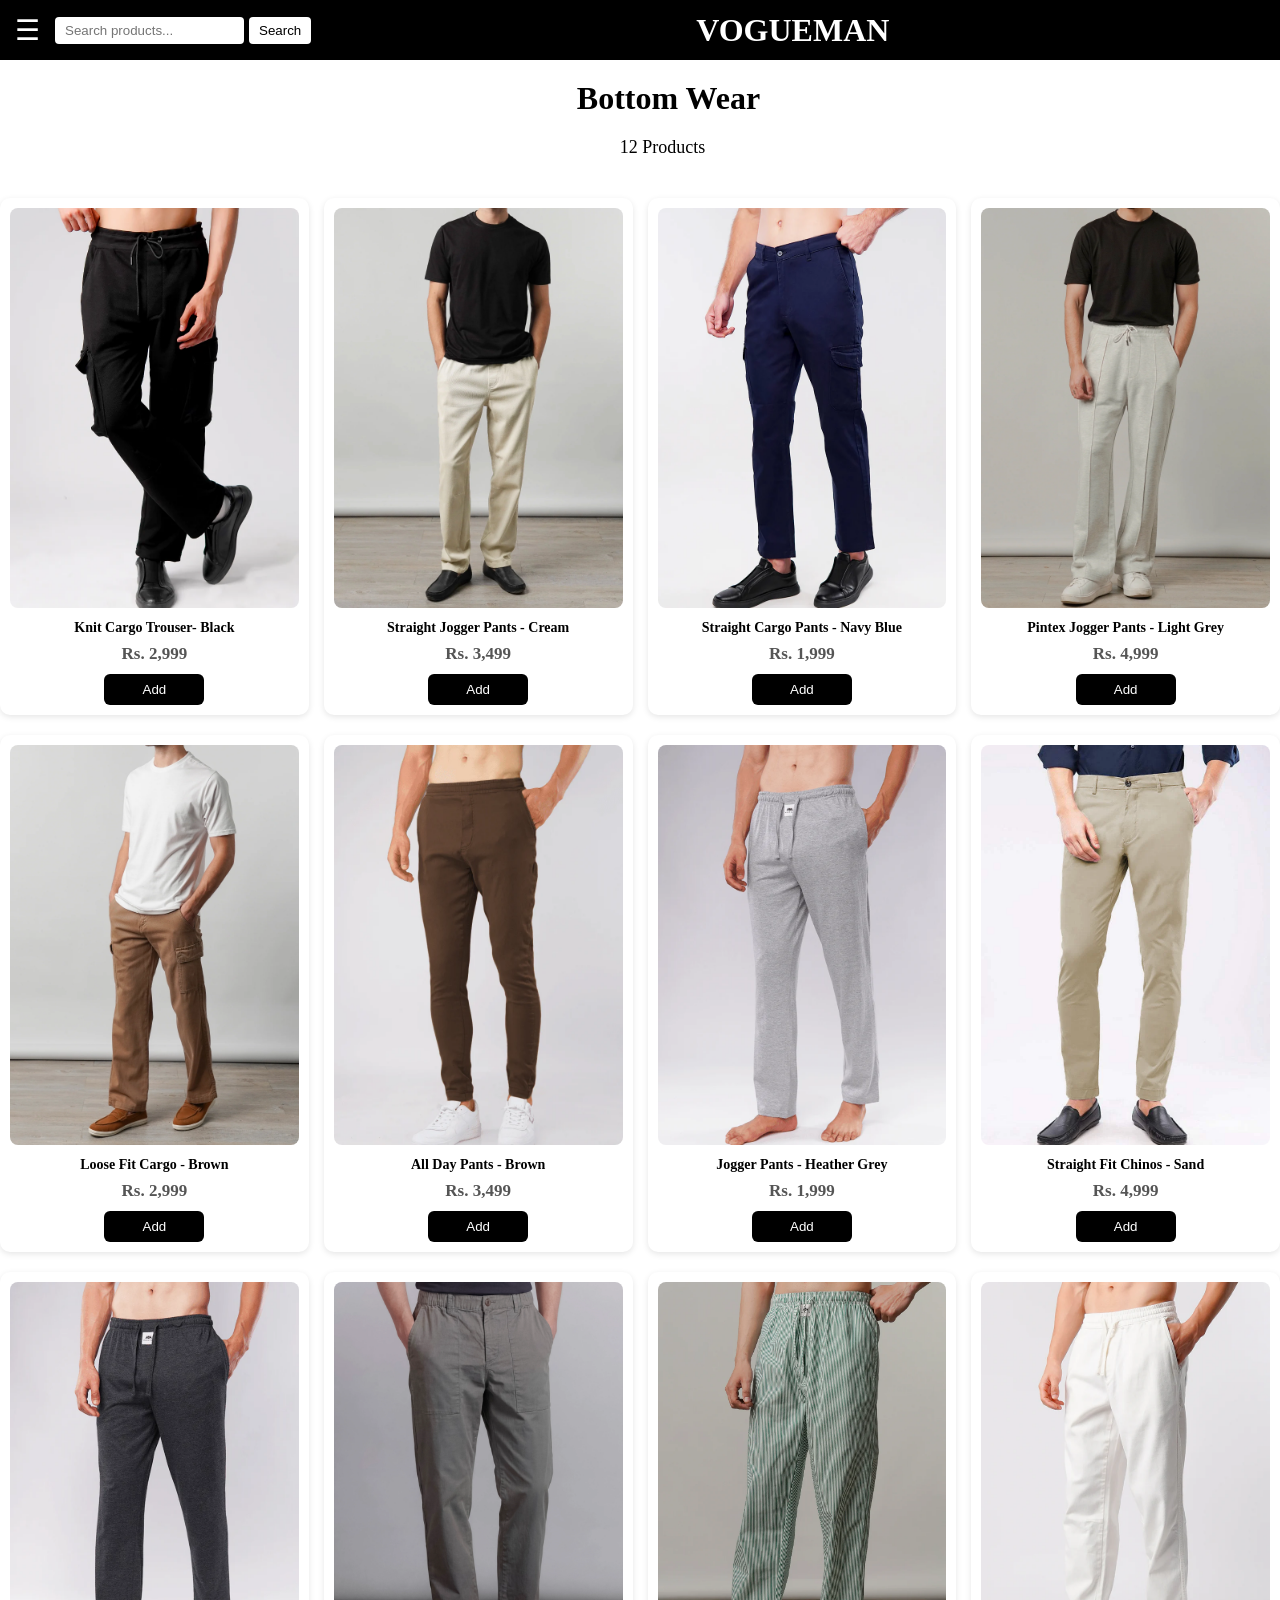
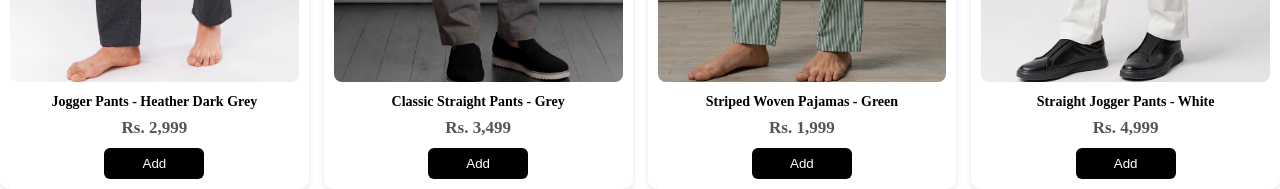
<file: bottoms.html>
<!DOCTYPE html>
<html>
<head>
    <title>Store</title>
    <link rel="stylesheet" href="style.css">
    <link rel="stylesheet" href="nav-style.css">
</head>
<body>

<!-- Topbar -->
<div class="topbar">
    <div class="menu-icon" onclick="toggleMenu()">☰</div>

    <form class="search-box" onsubmit="searchFunction(event)">
        <input type="text" id="searchInput" placeholder="Search products...">
        <button type="submit">Search</button>
    </form>
    <!-- headings -->
    <div class="heading">
    <h1>VOGUEMAN</h1>
</div>
</div>
</div>

<!-- Sidebar -->
<div class="sidebar" id="sidebar">
    <h2>Wardrobe</h2>
    <a href="index.html">Home</a>
    <a href="shirts.html">Shirts</a>
    <a href="polos.html">Collor Polo</a>
    <a href="bottoms.html">Bottom Wear</a>
    <a href="tshirts.html">T-Shirts</a>
    <a href="fragrances.html">Fragrances</a>
    <a href="shoes.html">Foot Wear</a>
</div>

<!-- Overlay -->
<div class="overlay" id="overlay" onclick="toggleMenu()"></div>

<!-- Main Content -->
<div class="main">
    <h1>Bottom Wear</h1>
    <p>12 Products</p>
</div>

<div class="cards">

    <div class="card">
        <img src="Bottom/bottom img11.webp">
        <h3>Knit Cargo Trouser- Black</h3>
        <p>Rs. 2,999</p>
        <button onclick="addToCart('bottom')">Add</button>
    </div>

    <div class="card">
        <img src="Bottom/bottom imgnew.webp">
        <h3>Straight Jogger Pants - Cream</h3>
        <p>Rs. 3,499</p>
        <button onclick="addToCart('bottom')">Add</button>
    </div>

    <div class="card">
        <img src="Bottom/bottom img6.webp">
        <h3>Straight Cargo Pants - Navy Blue</h3>
        <p>Rs. 1,999</p>
        <button onclick="addToCart('bottom')">Add</button>
    </div>

    <div class="card">
        <img src="Bottom/bottom imgnew 3.webp">
        <h3>Pintex Jogger Pants - Light Grey</h3>
        <p>Rs. 4,999</p>
        <button onclick="addToCart('bottom')">Add</button>
    </div>

</div>

<div class="cards">

    <div class="card">
        <img src="Bottom/bottom imgnew4.webp">
        <h3>Loose Fit Cargo - Brown</h3>
        <p>Rs. 2,999</p>
        <button onclick="addToCart('bottom')">Add</button>
    </div>

    <div class="card">
        <img src="Bottom/bottom img7.webp">
        <h3>All Day Pants - Brown</h3>
        <p>Rs. 3,499</p>
        <button onclick="addToCart('bottom')">Add</button>
    </div>

    <div class="card">
        <img src="Bottom/bottom img9.webp">
        <h3>Jogger Pants - Heather Grey</h3>
        <p>Rs. 1,999</p>
        <button onclick="addToCart('bottom')">Add</button>
    </div>

    <div class="card">
        <img src="Bottom/1bottom img new 12.webp">
        <h3>Straight Fit Chinos - Sand</h3>
        <p>Rs. 4,999</p>
        <button onclick="addToCart('bottom')">Add</button>
    </div>

</div>

<div class="cards">

    <div class="card">
        <img src="Bottom/bottom img8.webp">
        <h3>Jogger Pants - Heather Dark Grey</h3>
        <p>Rs. 2,999</p>
        <button onclick="addToCart('bottom')">Add</button>
    </div>

    <div class="card">
        <img src="Bottom/bottom imgnew5.webp">
        <h3>Classic Straight Pants - Grey</h3>
        <p>Rs. 3,499</p>
        <button onclick="addToCart('bottom')">Add</button>
    </div>

    <div class="card">
        <img src="Bottom/bottom img2.webp">
        <h3>Striped Woven Pajamas - Green</h3>
        <p>Rs. 1,999</p>
        <button onclick="addToCart('bottom')">Add</button>
    </div>

    <div class="card">
        <img src="Bottom/bottom img10.webp">
        <h3>Straight Jogger Pants - White</h3>
        <p>Rs. 4,999</p>
        <button onclick="addToCart('bottom')">Add</button>
    </div>

</div>

<script src="nav-script.js"></script>
</body>
</html>
</file>
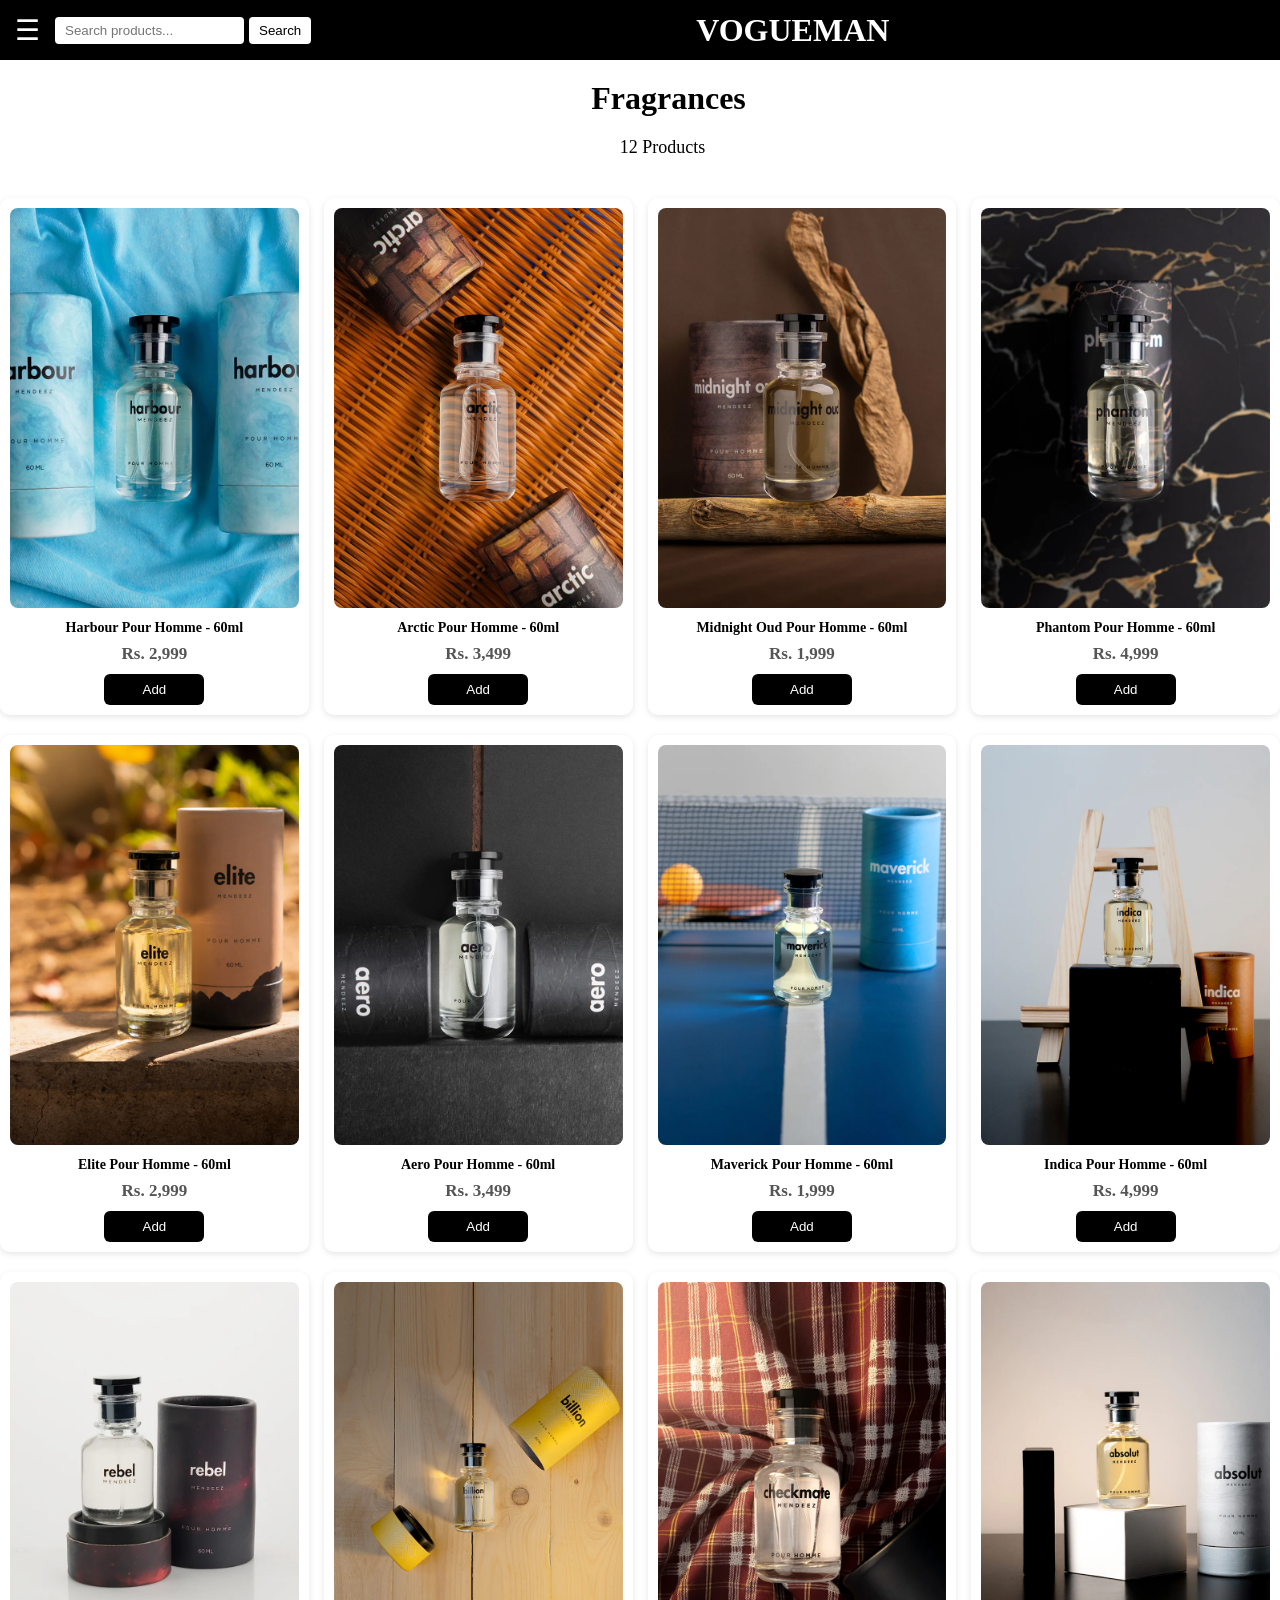
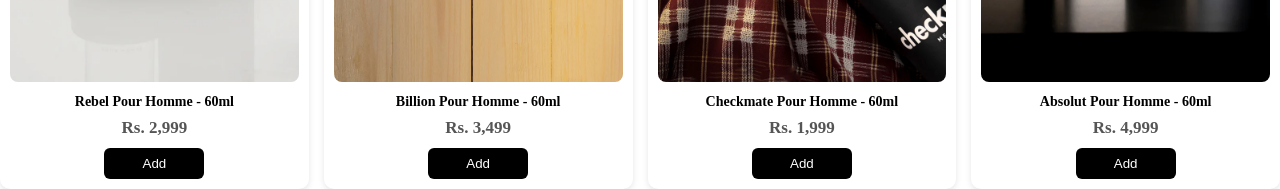
<file: fragrances.html>
<!DOCTYPE html>
<html>
<head>
    <title>Store</title>
    <link rel="stylesheet" href="style.css">
    <link rel="stylesheet" href="nav-style.css">
</head>
<body>

<!-- Topbar -->
<div class="topbar">
    <div class="menu-icon" onclick="toggleMenu()">☰</div>

    <form class="search-box" onsubmit="searchFunction(event)">
        <input type="text" id="searchInput" placeholder="Search products...">
        <button type="submit">Search</button>
    </form>
    <!-- headings -->
    <div class="heading">
    <h1>VOGUEMAN</h1>
</div>
</div>
</div>

<!-- Sidebar -->
<div class="sidebar" id="sidebar">
    <h2>Wardrobe</h2>
    <a href="index.html">Home</a>
    <a href="shirts.html">Shirts</a>
    <a href="polos.html">Collor Polo</a>
    <a href="bottoms.html">Bottom Wear</a>
    <a href="tshirts.html">T-Shirts</a>
    <a href="fragrances.html">Fragrances</a>
    <a href="shoes.html">Foot Wear</a>
</div>

<!-- Overlay -->
<div class="overlay" id="overlay" onclick="toggleMenu()"></div>

<!-- Main Content -->
<div class="main">
    <h1>Fragrances</h1>
    <p>12 Products</p>
</div>

<div class="cards">

    <div class="card">
        <img src="Perfume/perfume img1.webp">
        <h3>Harbour Pour Homme - 60ml</h3>
        <p>Rs. 2,999</p>
        <button onclick="addToCart('fragrance')">Add</button>
    </div>

    <div class="card">
        <img src="Perfume/perfume img2.webp">
        <h3>Arctic Pour Homme - 60ml</h3>
        <p>Rs. 3,499</p>
        <button onclick="addToCart('fragrance')">Add</button>
    </div>

    <div class="card">
        <img src="Perfume/perfume img3.webp">
        <h3>Midnight Oud Pour Homme - 60ml</h3>
        <p>Rs. 1,999</p>
        <button onclick="addToCart('fragrance')">Add</button>
    </div>

    <div class="card">
        <img src="Perfume/perfume img4.webp">
        <h3>Phantom Pour Homme - 60ml</h3>
        <p>Rs. 4,999</p>
        <button onclick="addToCart('fragrance')">Add</button>
    </div>

</div>

<div class="cards">

    <div class="card">
        <img src="Perfume/perfume img5.webp">
        <h3>Elite Pour Homme - 60ml</h3>
        <p>Rs. 2,999</p>
        <button onclick="addToCart('fragrance')">Add</button>
    </div>

    <div class="card">
        <img src="Perfume/perfume imgg6.jpg">
        <h3>Aero Pour Homme - 60ml</h3>
        <p>Rs. 3,499</p>
        <button onclick="addToCart('fragrance')">Add</button>
    </div>

    <div class="card">
        <img src="Perfume/perfume img7.webp">
        <h3>Maverick Pour Homme - 60ml</h3>
        <p>Rs. 1,999</p>
        <button onclick="addToCart('fragrance')">Add</button>
    </div>

    <div class="card">
        <img src="Perfume/perfume img8.webp">
        <h3>Indica Pour Homme - 60ml</h3>
        <p>Rs. 4,999</p>
        <button onclick="addToCart('fragrance')">Add</button>
    </div>

</div>

<div class="cards">

    <div class="card">
        <img src="Perfume/perfume img9.webp">
        <h3>Rebel Pour Homme - 60ml</h3>
        <p>Rs. 2,999</p>
        <button onclick="addToCart('fragrances')">Add</button>
    </div>

    <div class="card">
        <img src="Perfume/perfume img10.webp">
        <h3>Billion Pour Homme - 60ml</h3>
        <p>Rs. 3,499</p>
        <button onclick="addToCart('fragrance')">Add</button>
    </div>

    <div class="card">
        <img src="Perfume/perfume img11.webp">
        <h3>Checkmate Pour Homme - 60ml</h3>
        <p>Rs. 1,999</p>
        <button onclick="addToCart('fragrance')">Add</button>
    </div>

    <div class="card">
        <img src="Perfume/perfume img12.webp">
        <h3>Absolut Pour Homme - 60ml</h3>
        <p>Rs. 4,999</p>
        <button onclick="addToCart('fragrance')">Add</button>
    </div>

</div>

<script src="nav-script.js"></script>
</body>
</html>
</file>
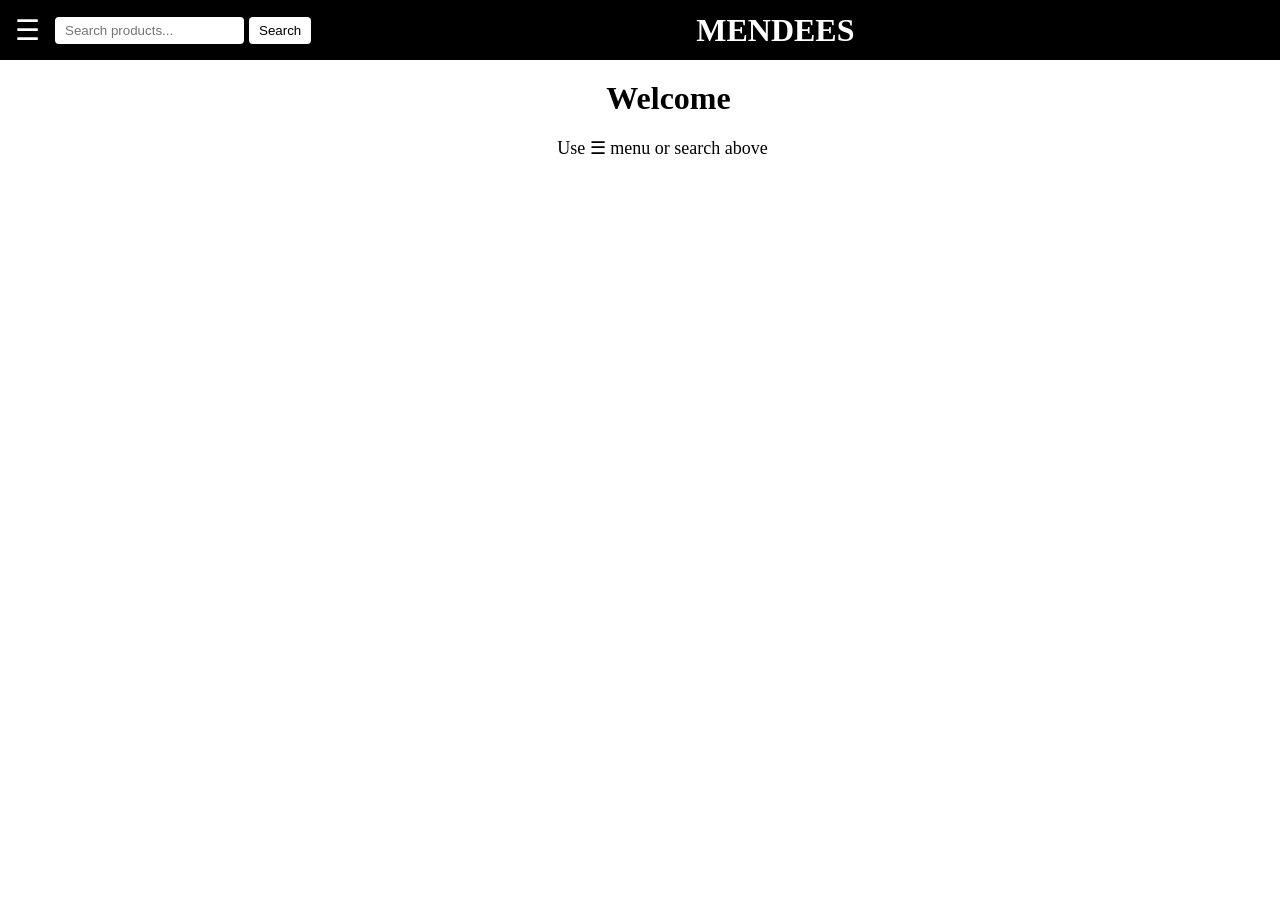
<file: index (2).html>
<!DOCTYPE html>
<html>
<head>
    <title>Store</title>
    <link rel="stylesheet" href="style.css">
    <link rel="stylesheet" href="nav-style.css">
</head>
<body>

<!-- Topbar -->
<div class="topbar">
    <div class="menu-icon" onclick="toggleMenu()">☰</div>

    <form class="search-box" onsubmit="searchFunction(event)">
        <input type="text" id="searchInput" placeholder="Search products...">
        <button type="submit">Search</button>
    </form>
    <!-- headings -->
    <div class="heading">
    <h1>MENDEES</h1>
</div>
</div>


<!-- Sidebar -->
<div class="sidebar" id="sidebar">
    <h2>Wardrobe</h2>
    
    <a href="index.html">Home</a>
    <a href="shirts.html">Shirts</a>
    <a href="polos.html">Collor Polo</a>
    <a href="bottoms.html">Bottom Wear</a>
    <a href="tshirts.html">T-Shirts</a>
    <a href="fragrances.html">Fragrances</a>
    <a href="shoes.html">Foot Wear</a>
</div>

<!-- Overlay -->
<div class="overlay" id="overlay" onclick="toggleMenu()"></div>

<!-- Main Content -->
<div class="main">
    <h1>Welcome</h1>
    <p>Use ☰ menu or search above</p>
</div>

<script src="nav-script.js"></script>

</body>
</html>
</file>
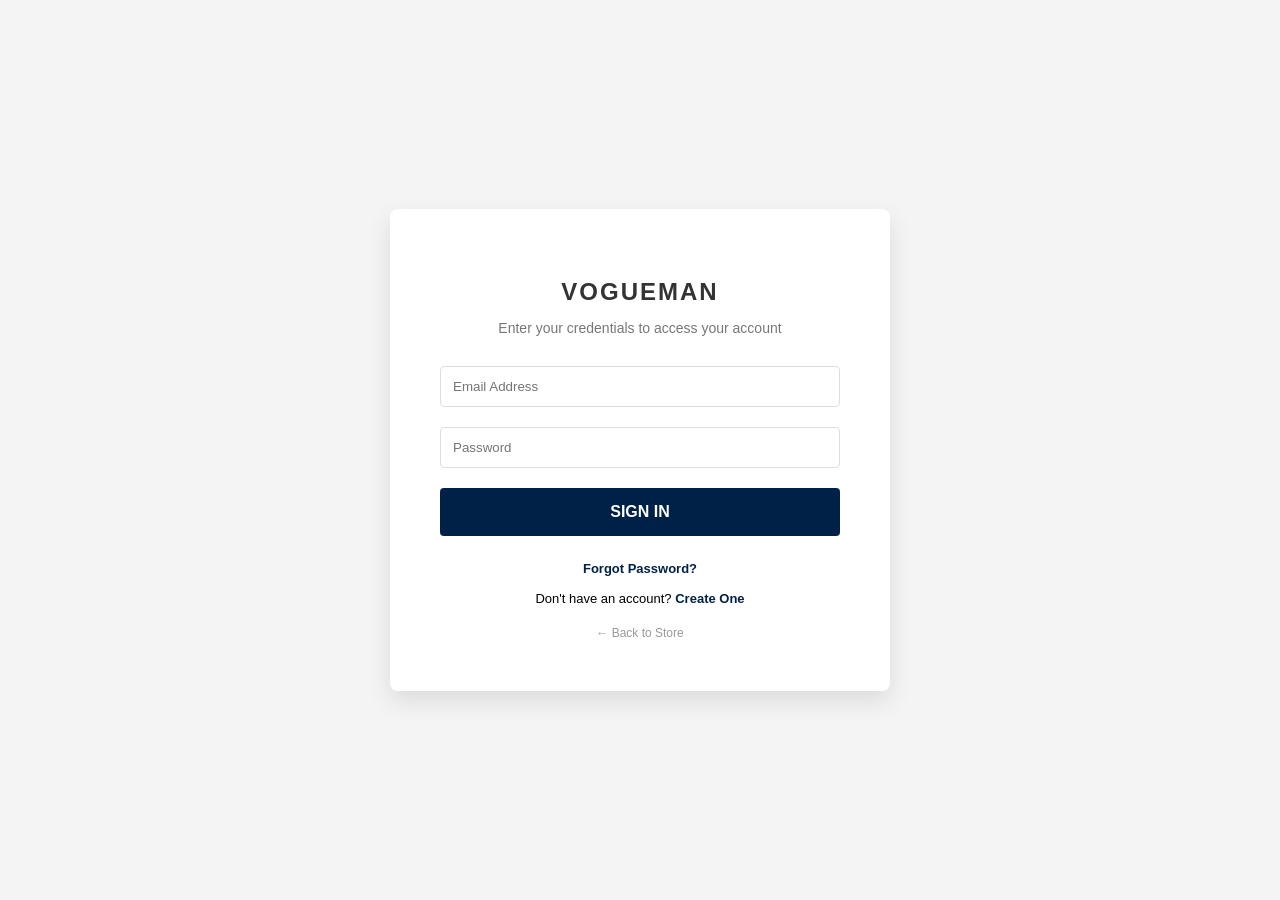
<file: login.html>
<!DOCTYPE html>
<html lang="en">
<head>
    <meta charset="UTF-8">
    <meta name="viewport" content="width=device-width, initial-scale=1.0">
    <title>Login | VogueMan</title>
    <style>
        body {
            margin: 0;
            font-family: 'Poppins', sans-serif;
            background-color: #f4f4f4;
            display: flex;
            justify-content: center;
            align-items: center;
            height: 100vh;
        }
        .login-container {
            background: white;
            padding: 50px;
            border-radius: 8px;
            box-shadow: 0 10px 25px rgba(0,0,0,0.1);
            width: 100%;
            max-width: 400px;
            text-align: center;
        }
        .login-container h2 {
            margin-bottom: 10px;
            letter-spacing: 2px;
            color: #333;
        }
        .login-container p {
            color: #777;
            font-size: 14px;
            margin-bottom: 30px;
        }
        .input-group {
            margin-bottom: 20px;
            text-align: left;
        }
        .input-group input {
            width: 100%;
            padding: 12px;
            border: 1px solid #ddd;
            border-radius: 4px;
            box-sizing: border-box;
            outline: none;
        }
        .login-btn {
            width: 100%;
            padding: 15px;
            background-color: #002147; /* VogueMan Navy Blue */
            color: white;
            border: none;
            border-radius: 4px;
            cursor: pointer;
            font-weight: bold;
            font-size: 16px;
            transition: 0.3s;
        }
        .login-btn:hover {
            background-color: #001530;
        }
        .footer-links {
            margin-top: 25px;
            font-size: 13px;
        }
        .footer-links a {
            color: #002147;
            text-decoration: none;
            font-weight: bold;
        }
        .back-home {
            margin-top: 20px;
            display: inline-block;
            font-size: 12px;
            color: #999;
            text-decoration: none;
        }
    </style>
</head>
<body>

<div class="login-container">
    <h2>VOGUEMAN</h2>
    <p>Enter your credentials to access your account</p>
    
    <form>
        <div class="input-group">
            <input type="email" placeholder="Email Address" required>
        </div>
        <div class="input-group">
            <input type="password" placeholder="Password" required>
        </div>
        <button type="submit" class="login-btn">SIGN IN</button>
    </form>

    <div class="footer-links">
        <a href="#">Forgot Password?</a> <br><br>
        Don't have an account? <a href="#">Create One</a>
    </div>
    
    <a href="index.html" class="back-home">← Back to Store</a>
</div>

</body>
</html>
</file>
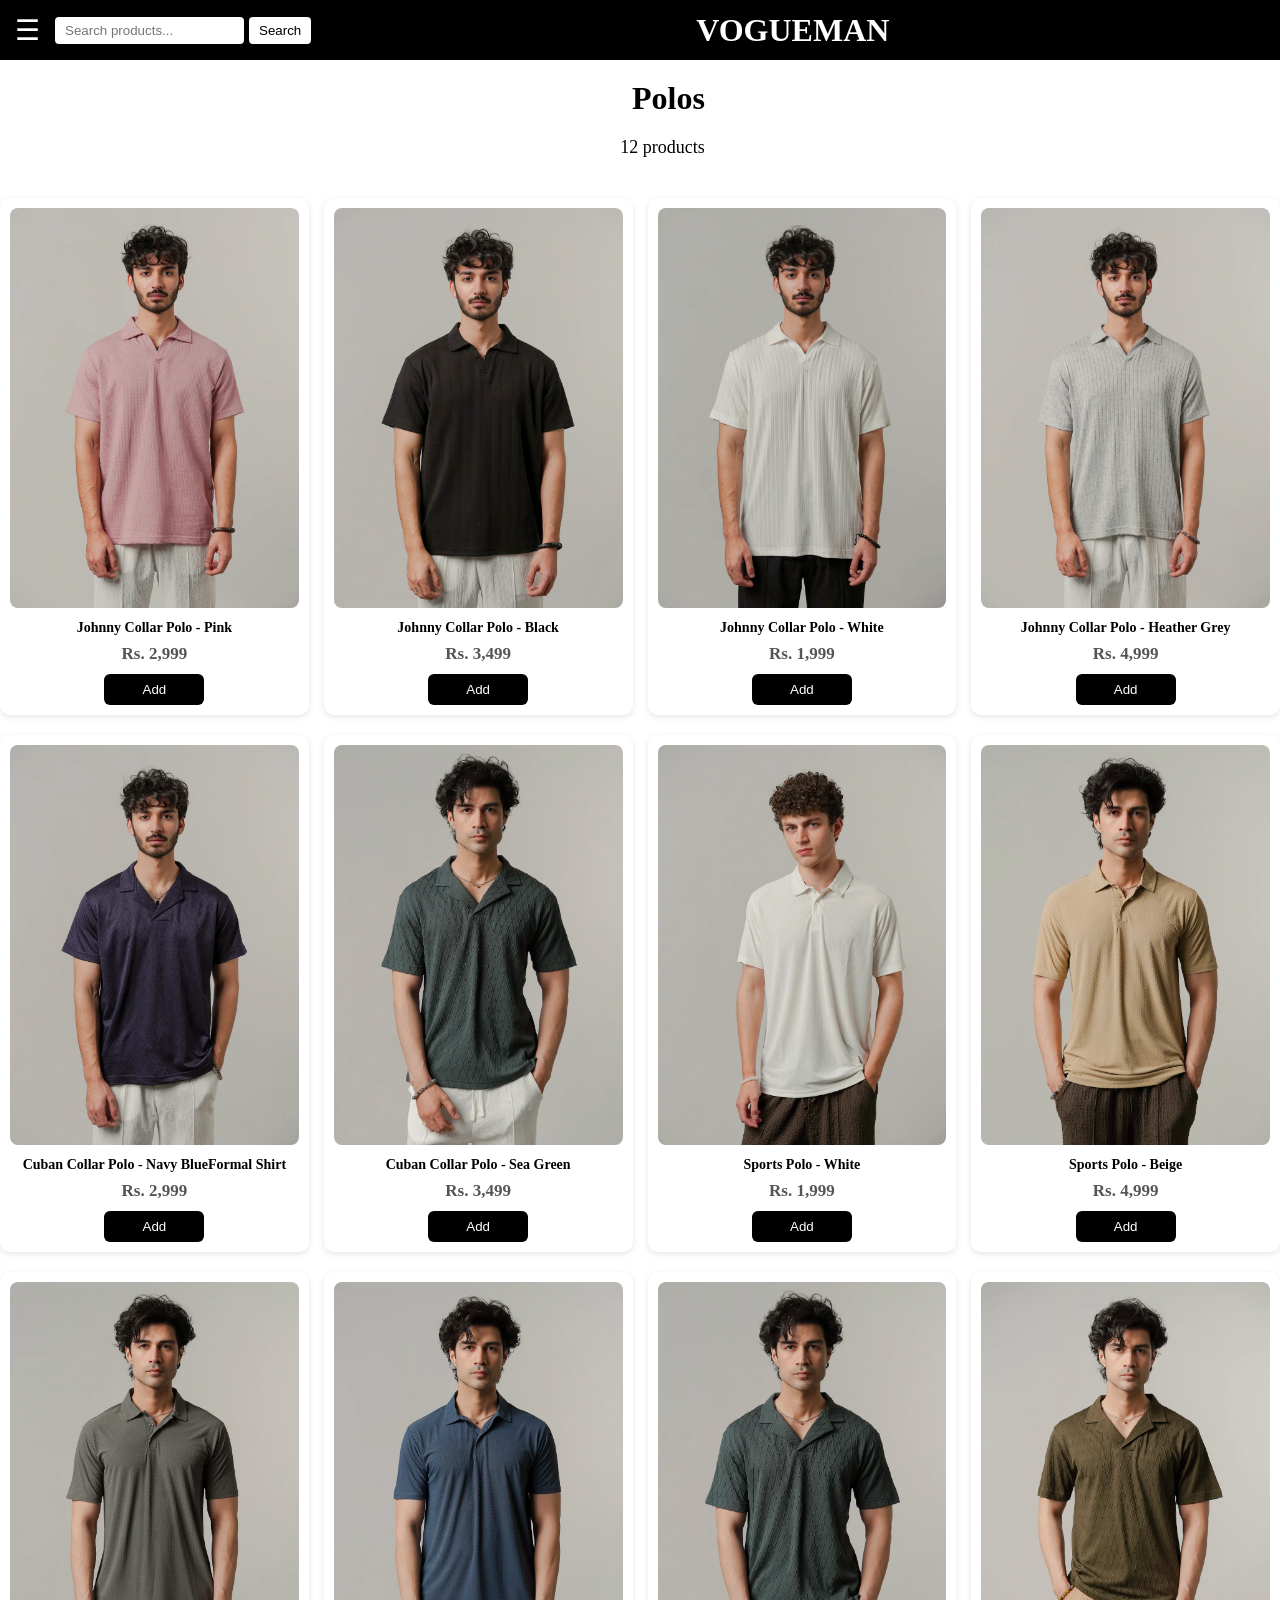
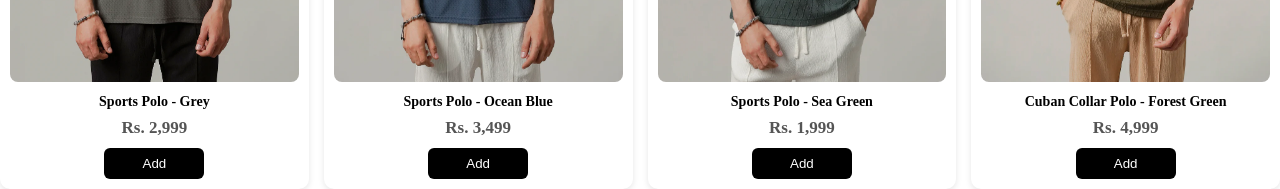
<file: polos.html>
<!DOCTYPE html>
<html>
<head>
    <title>Store</title>
    <link rel="stylesheet" href="style.css">
    <link rel="stylesheet" href="nav-style.css">
</head>
<body>

<!-- Topbar -->
<div class="topbar">
    <div class="menu-icon" onclick="toggleMenu()">☰</div>

    <form class="search-box" onsubmit="searchFunction(event)">
        <input type="text" id="searchInput" placeholder="Search products...">
        <button type="submit">Search</button>
    </form>
        <!-- headings -->
    <div class="heading">
    <h1>VOGUEMAN</h1>
</div>
</div>

<!-- Sidebar -->
<div class="sidebar" id="sidebar">
    <h2>Wardrobe</h2>
    <a href="index.html">Home</a>
    <a href="shirts.html">Shirts</a>
    <a href="polos.html">Collor Polo</a>
    <a href="bottoms.html">Bottom Wear</a>
    <a href="tshirts.html">T-Shirts</a>
    <a href="fragrances.html">Fragrances</a>
    <a href="shoes.html">Foot Wear</a>
</div>

<!-- Overlay -->
<div class="overlay" id="overlay" onclick="toggleMenu()"></div>

<!-- Main Content -->
<div class="main">
    <h1>Polos</h1>
    <p>12 products</p>
</div>

<div class="cards">

    <div class="card">
        <img src="Collar Polo/pink color polo.webp">
        <h3>Johnny Collar Polo - Pink</h3>
        <p>Rs. 2,999</p>
        <button onclick="addToCart('Polo Shirt')">Add</button>
    </div>

    <div class="card">
        <img src="Collar Polo/collor pollo t black.webp">
        <h3>Johnny Collar Polo - Black</h3>
        <p>Rs. 3,499</p>
        <button onclick="addToCart('Polo Shirt')">Add</button>
    </div>

    <div class="card">
        <img src="Collar Polo/collor polo t  white.webp">
        <h3>Johnny Collar Polo - White</h3>
        <p>Rs. 1,999</p>
        <button onclick="addToCart('Polo Shirt')">Add</button>
    </div>

    <div class="card">
        <img src="Collar Polo/collor polo t grey.webp">
        <h3>Johnny Collar Polo - Heather Grey</h3>
        <p>Rs. 4,999</p>
        <button onclick="addToCart('Polo Shirt')">Add</button>
    </div>

</div>

<div class="cards">

    <div class="card">
        <img src="Collar Polo/purple color polo.webp">
        <h3>Cuban Collar Polo - Navy BlueFormal Shirt</h3>
        <p>Rs. 2,999</p>
        <button onclick="addToCart('Polo Shirt')">Add</button>
    </div>

    <div class="card">
        <img src="Collar Polo/new color polo.webp">
        <h3>Cuban Collar Polo - Sea Green</h3>
        <p>Rs. 3,499</p>
        <button onclick="addToCart('Polo Shirt')">Add</button>
    </div>

    <div class="card">
        <img src="Collar Polo/collor polo white.webp">
        <h3>Sports Polo - White</h3>
        <p>Rs. 1,999</p>
        <button onclick="addToCart('Polo Shirt')">Add</button>
    </div>

    <div class="card">
        <img src="Collar Polo/color polo browwn.webp">
        <h3>Sports Polo - Beige</h3>
        <p>Rs. 4,999</p>
        <button onclick="addToCart('Polo Shirt')">Add</button>
    </div>

</div>

<div class="cards">

    <div class="card">
        <img src="Collar Polo/color polo dark grey.webp">
        <h3>Sports Polo - Grey</h3>
        <p>Rs. 2,999</p>
        <button onclick="addToCart('Polo Shirt')">Add</button>
    </div>

    <div class="card">
        <img src="Collar Polo/color polo blue.webp">
        <h3>Sports Polo - Ocean Blue</h3>
        <p>Rs. 3,499</p>
        <button onclick="addToCart('Polo Shirt')">Add</button>
    </div>

    <div class="card">
        <img src="Collar Polo/new color polo.webp">
        <h3>Sports Polo - Sea Green</h3>
        <p>Rs. 1,999</p>
        <button onclick="addToCart('Polo Shirt')">Add</button>
    </div>

    <div class="card">
        <img src="Collar Polo/mehndi color polo.webp">
        <h3>Cuban Collar Polo - Forest Green</h3>
        <p>Rs. 4,999</p>
        <button onclick="addToCart('Polo Shirt')">Add</button>
    </div>

</div>




<script src="nav-script.js"></script>
</body>
</html>
</file>
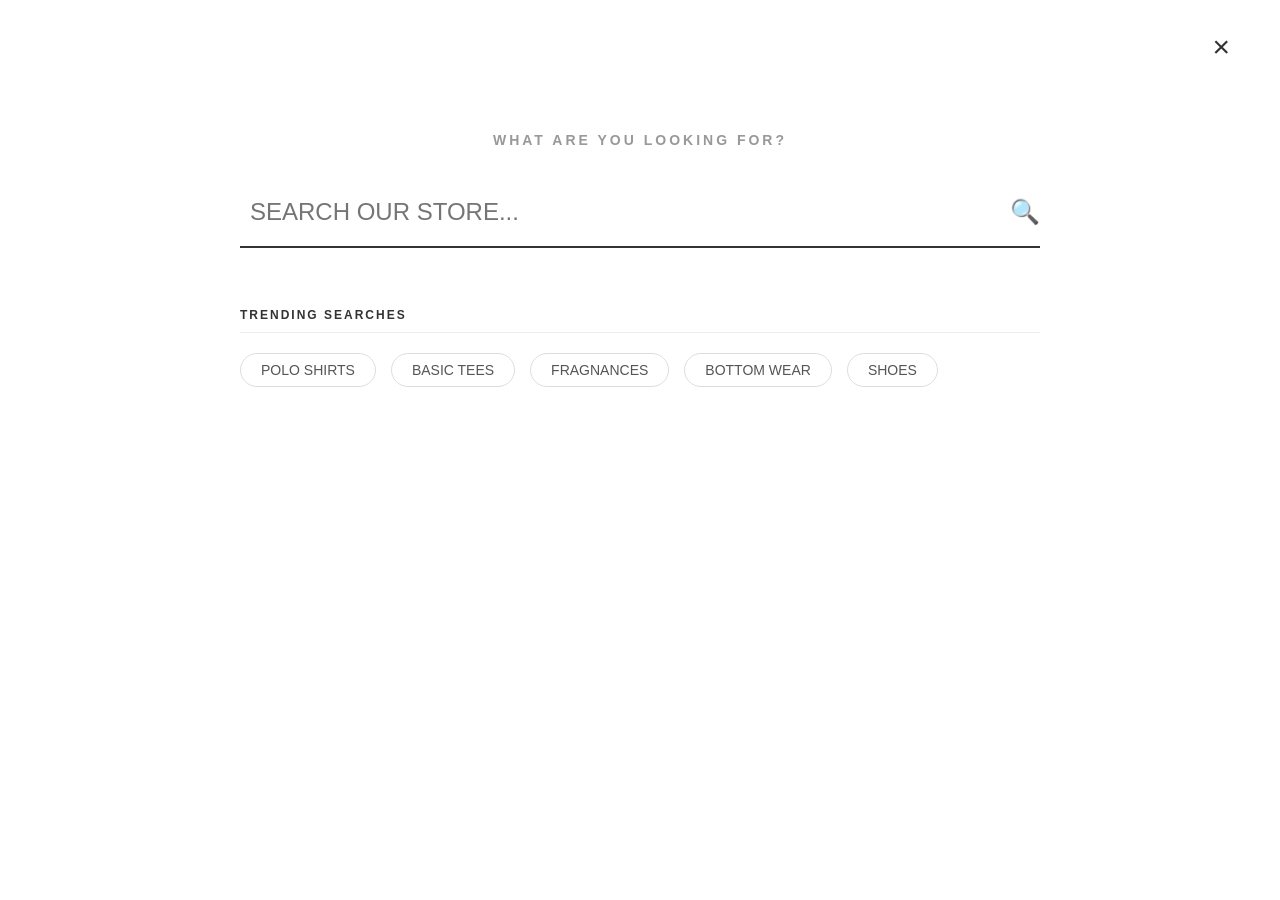
<file: search.html>
<!DOCTYPE html>
<html lang="en">
<head>
    <meta charset="UTF-8">
    <meta name="viewport" content="width=device-width, initial-scale=1.0">
    <title>Search | VogueMan</title>
    <style>
        body {
            margin: 0;
            font-family: 'Poppins', sans-serif;
            background-color: #ffffff;
        }
        .search-page-container {
            max-width: 800px;
            margin: 100px auto;
            padding: 20px;
            text-align: center;
        }
        .search-header h2 {
            font-size: 14px;
            letter-spacing: 3px;
            color: #999;
            margin-bottom: 40px;
        }
        .search-input-wrapper {
            border-bottom: 2px solid #333;
            display: flex;
            align-items: center;
            padding-bottom: 10px;
        }
        .search-input-wrapper input {
            width: 100%;
            border: none;
            outline: none;
            font-size: 24px;
            padding: 10px;
            text-transform: uppercase;
        }
        .search-input-wrapper span {
            font-size: 24px;
            cursor: pointer;
        }
        .trending-section {
            margin-top: 60px;
            text-align: left;
        }
        .trending-section h3 {
            font-size: 12px;
            letter-spacing: 2px;
            color: #333;
            border-bottom: 1px solid #eee;
            padding-bottom: 10px;
            margin-bottom: 20px;
        }
        .trending-tags {
            display: flex;
            flex-wrap: wrap;
            gap: 15px;
        }
        .tag {
            padding: 8px 20px;
            border: 1px solid #ddd;
            border-radius: 20px;
            text-decoration: none;
            color: #555;
            font-size: 14px;
            transition: 0.3s;
        }
        .tag:hover {
            background-color: #002147;
            color: white;
            border-color: #002147;
        }
        .close-search {
            position: absolute;
            top: 30px;
            right: 50px;
            font-size: 30px;
            text-decoration: none;
            color: #333;
        }
    </style>
</head>
<body>

    <a href="index.html" class="close-search">&times;</a>

    <div class="search-page-container">
        <div class="search-header">
            <h2>WHAT ARE YOU LOOKING FOR?</h2>
        </div>

        <div class="search-input-wrapper">
            <input type="text" placeholder="SEARCH OUR STORE..." autofocus>
            <span>🔍</span>
        </div>

        <div class="trending-section">
            <h3>TRENDING SEARCHES</h3>
            <div class="trending-tags">
                <a href="polos.html" class="tag">POLO SHIRTS</a>
                <a href="tshirts.html" class="tag">BASIC TEES</a>
                <a href="fragrances.html" class="tag">FRAGNANCES</a>
                <a href="bottoms.html" class="tag">BOTTOM WEAR</a>
                <a href="shoes.html" class="tag">SHOES</a>
            </div>
        </div>
    </div>

</body>
</html>
</file>
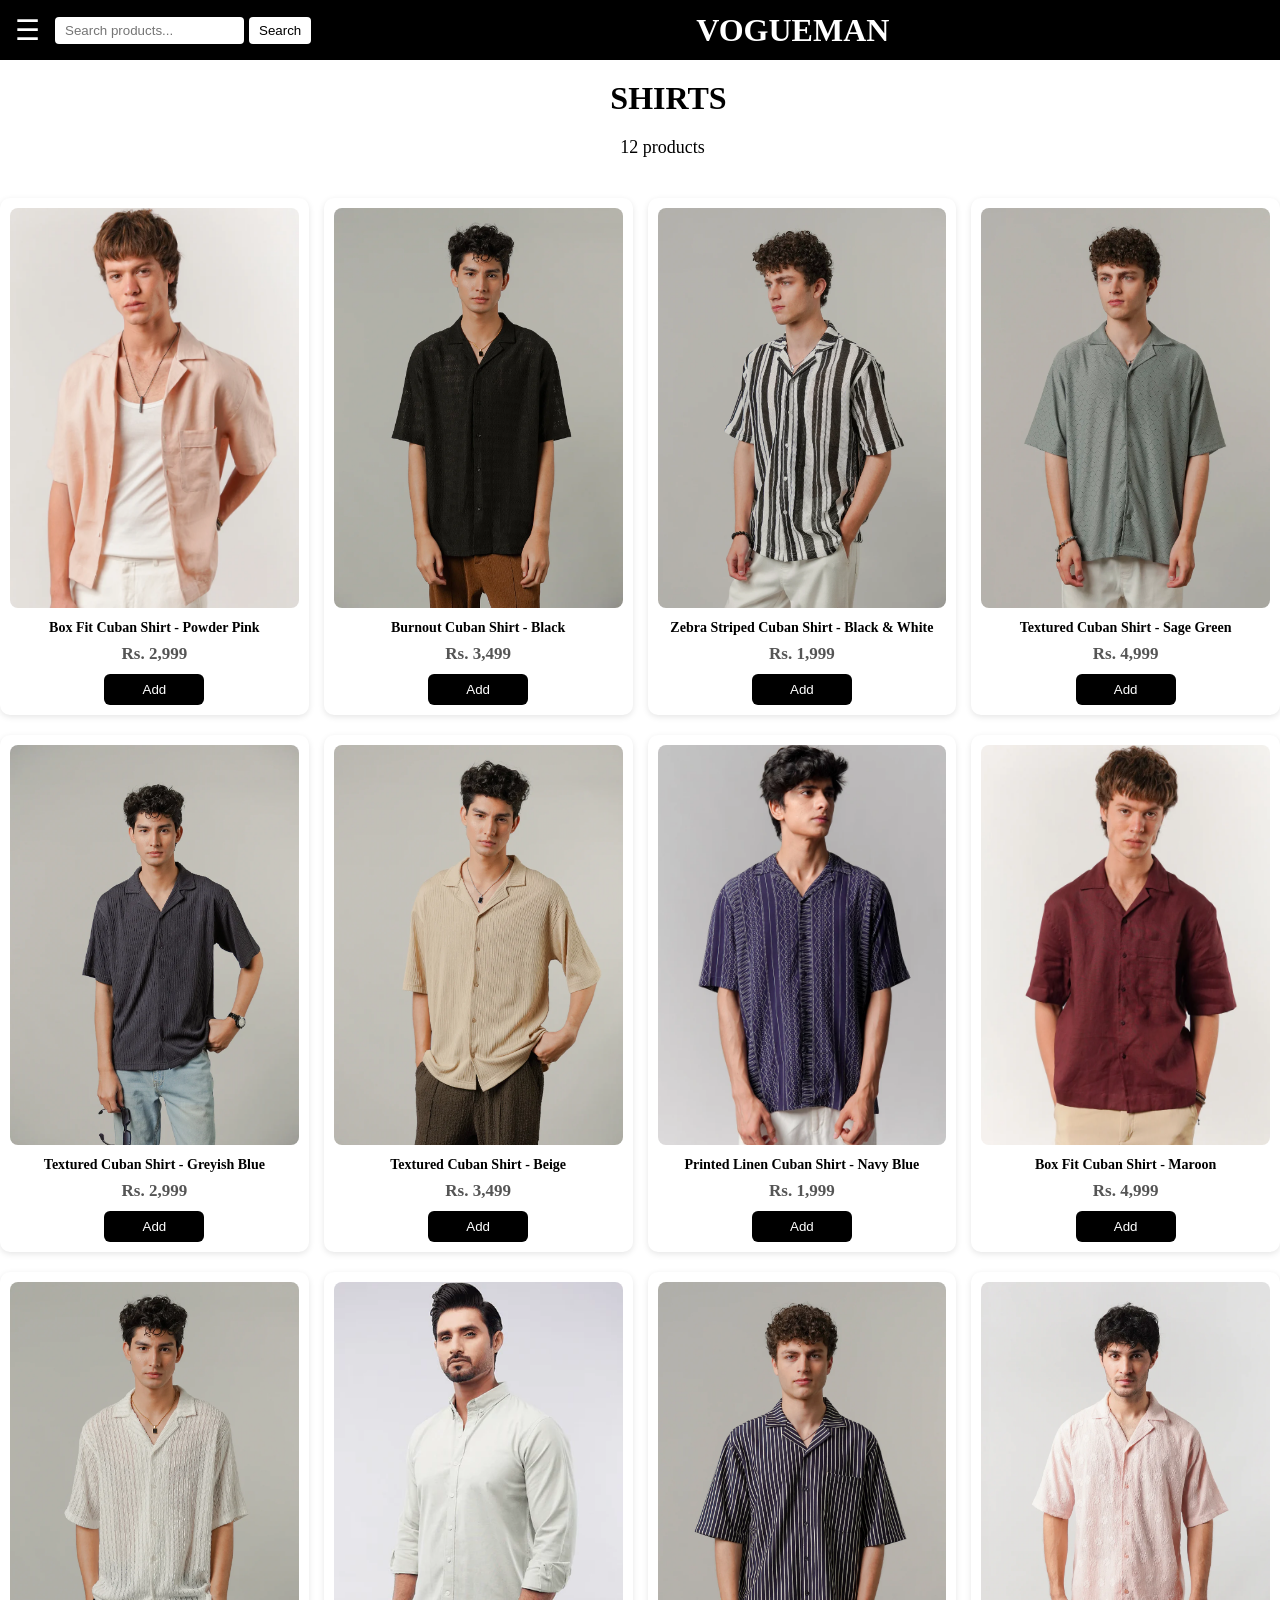
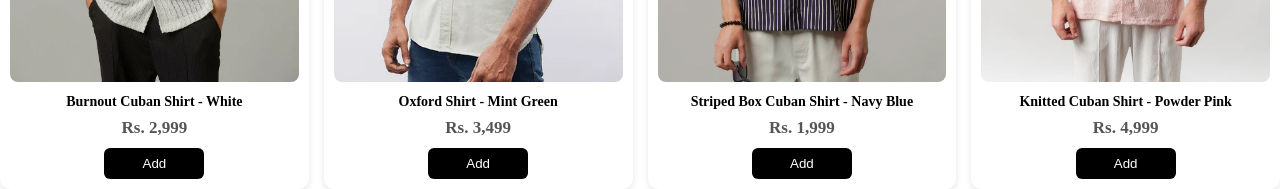
<file: shirts.html>
<!DOCTYPE html>
<html>
<head>
    <title>Store</title>
    <link rel="stylesheet" href="style.css">
    <link rel="stylesheet" href="nav-style.css">
</head>
<body>

<!-- Topbar -->
<div class="topbar">
    <div class="menu-icon" onclick="toggleMenu()">☰</div>

    <form class="search-box" onsubmit="searchFunction(event)">
        <input type="text" id="searchInput" placeholder="Search products...">
        <button type="submit">Search</button>
    </form>
        <!-- headings -->
    <div class="heading">
    <h1>VOGUEMAN</h1>
</div>
</div>

<!-- Sidebar -->
<div class="sidebar" id="sidebar">
    <h2>Wardrobe</h2>
    <a href="index.html">Home</a>
    <a href="shirts.html">Shirts</a>
    <a href="polos.html">Collor Polo</a>
    <a href="bottoms.html">Bottom Wear</a>
    <a href="tshirts.html">T-Shirts</a>
    <a href="fragrances.html">Fragrances</a>
    <a href="shoes.html">Foot Wear</a>
</div>

<!-- Overlay -->
<div class="overlay" id="overlay" onclick="toggleMenu()"></div>

<!-- Main Content -->
<div class="main">
    <h1>SHIRTS</h1>
    <p>12 products</p>
</div>

<div class="cards">

    <div class="card">
        <img src="Shirts/shirts.webp">
        <h3>Box Fit Cuban Shirt - Powder Pink</h3>
        <p>Rs. 2,999</p>
        <button onclick="addToCart('Formal Shirt')">Add</button>
    </div>

    <div class="card">
        <img src="Shirts/black shirt.webp">
        <h3>Burnout Cuban Shirt - Black</h3>
        <p>Rs. 3,499</p>
        <button onclick="addToCart('Formal Shirt')">Add</button>
    </div>

    <div class="card">
        <img src="Shirts/lining shirt.webp">
        <h3>Zebra Striped Cuban Shirt - Black & White</h3>
        <p>Rs. 1,999</p>
        <button onclick="addToCart('Formal Shirt')">Add</button>
    </div>

    <div class="card">
        <img src="Shirts/sage green shirt.webp">
        <h3>Textured Cuban Shirt - Sage Green</h3>
        <p>Rs. 4,999</p>
        <button onclick="addToCart('Formal Shirt')">Add</button>
    </div>

</div>

<div class="cards">

    <div class="card">
        <img src="Shirts/greyish blue shirt.webp">
        <h3>Textured Cuban Shirt - Greyish Blue</h3>
        <p>Rs. 2,999</p>
        <button onclick="addToCart('Formal Shirt')">Add</button>
    </div>

    <div class="card">
        <img src="Shirts/beige shirt.webp">
        <h3>Textured Cuban Shirt - Beige</h3>
        <p>Rs. 3,499</p>
        <button onclick="addToCart('Formal Shirt')">Add</button>
    </div>

    <div class="card">
        <img src="Shirts/navy blue shirt.webp">
        <h3>Printed Linen Cuban Shirt - Navy Blue</h3>
        <p>Rs. 1,999</p>
        <button onclick="addToCart('Formal Shirt')">Add</button>
    </div>

    <div class="card">
        <img src="Shirts/maroon shirt.webp">
        <h3>Box Fit Cuban Shirt - Maroon</h3>
        <p>Rs. 4,999</p>
        <button onclick="addToCart('Formal Shirt')">Add</button>
    </div>

</div>

<div class="cards">

    <div class="card">
        <img src="Shirts/white shirt.webp">
        <h3>Burnout Cuban Shirt - White</h3>
        <p>Rs. 2,999</p>
        <button onclick="addToCart('Formal Shirt')">Add</button>
    </div>

    <div class="card">
        <img src="Shirts/pink formal.webp">
        <h3>Oxford Shirt - Mint Green</h3>
        <p>Rs. 3,499</p>
        <button onclick="addToCart('Formal Shirt')">Add</button>
    </div>

    <div class="card">
        <img src="Shirts/strip box shirt.webp">
        <h3>Striped Box Cuban Shirt - Navy Blue</h3>
        <p>Rs. 1,999</p>
        <button onclick="addToCart('Formal Shirt')">Add</button>
    </div>

    <div class="card">
        <img src="Shirts/powder pink shirt.webp">
        <h3>Knitted Cuban Shirt - Powder Pink</h3>
        <p>Rs. 4,999</p>
        <button onclick="addToCart('Formal Shirt')">Add</button>
    </div>

</div>

<script src="nav-script.js"></script>
</body>
</html>
</file>
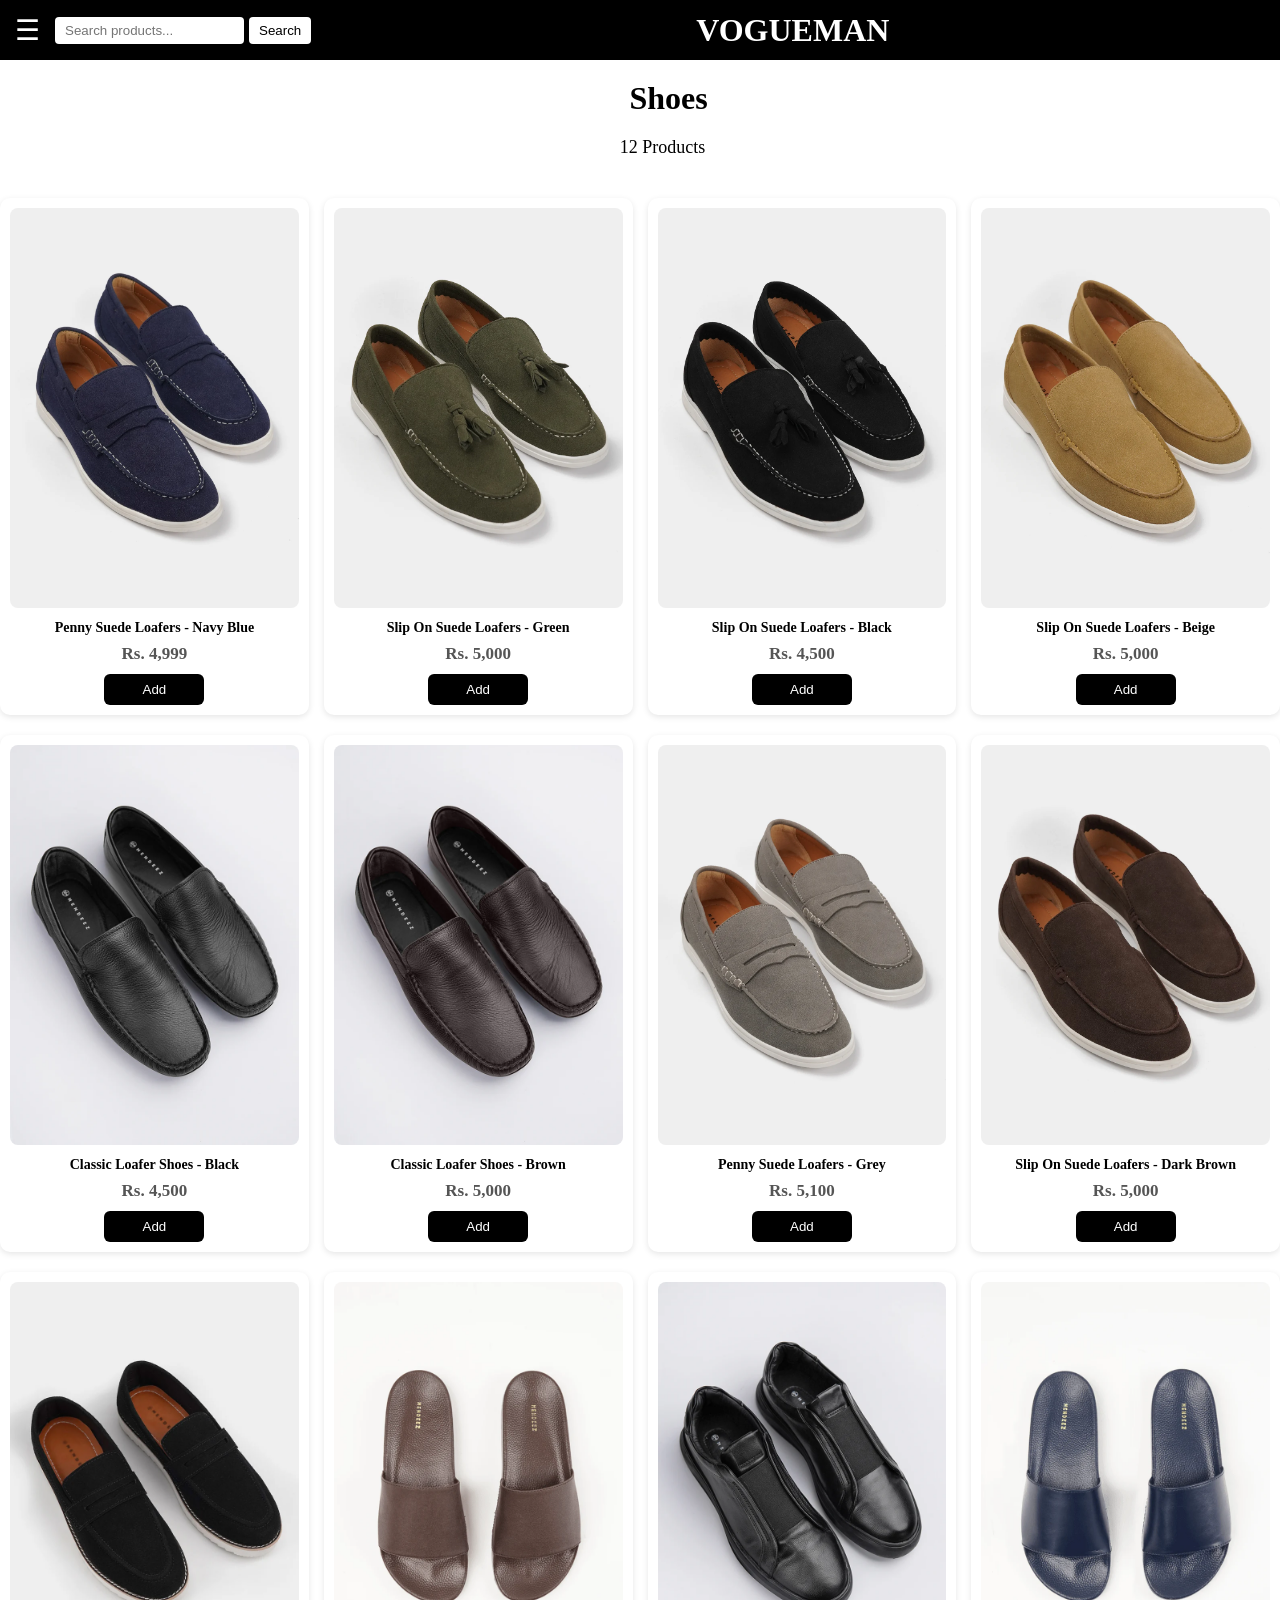
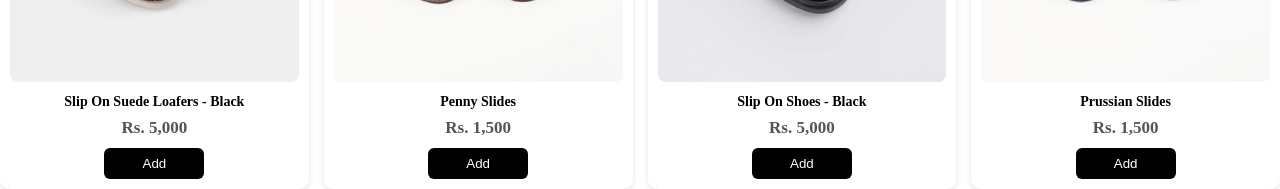
<file: shoes.html>
<!DOCTYPE html>
<html>
<head>
    <title>Store</title>
    <link rel="stylesheet" href="style.css">
    <link rel="stylesheet" href="nav-style.css">
</head>
<body>

<!-- Topbar -->
<div class="topbar">
    <div class="menu-icon" onclick="toggleMenu()">☰</div>

    <form class="search-box" onsubmit="searchFunction(event)">
        <input type="text" id="searchInput" placeholder="Search products...">
        <button type="submit">Search</button>
    </form>
    <!-- headings -->
    <div class="heading">
    <h1>VOGUEMAN</h1>
</div>
</div>
</div>

<!-- Sidebar -->
<div class="sidebar" id="sidebar">
    <h2>Wardrobe</h2>
    <a href="index.html">Home</a>
    <a href="shirts.html">Shirts</a>
    <a href="polos.html">Collor Polo</a>
    <a href="bottoms.html">Bottom Wear</a>
    <a href="tshirts.html">T-Shirts</a>
    <a href="fragrances.html">Fragrances</a>
    <a href="shoes.html">Foot Wear</a>
</div>

<!-- Overlay -->
<div class="overlay" id="overlay" onclick="toggleMenu()"></div>

<!-- Main Content -->
<div class="main">
    <h1>Shoes</h1>
    <p>12 Products</p>
</div>

<div class="cards">

    <div class="card">
        <img src="shoes/shoes img1.webp">
        <h3>Penny Suede Loafers - Navy Blue</h3>
        <p>Rs. 4,999</p>
        <button onclick="addToCart('shoe')">Add</button>
    </div>

    <div class="card">
        <img src="shoes/shoes img2.webp">
        <h3>Slip On Suede Loafers - Green</h3>
        <p>Rs. 5,000</p>
        <button onclick="addToCart('shoe')">Add</button>
    </div>

    <div class="card">
        <img src="shoes/shoes img3.webp">
        <h3>Slip On Suede Loafers - Black</h3>
        <p>Rs. 4,500</p>
        <button onclick="addToCart('shoe')">Add</button>
    </div>

    <div class="card">
        <img src="shoes/shoes img4.webp">
        <h3>Slip On Suede Loafers - Beige</h3>
        <p>Rs. 5,000</p>
        <button onclick="addToCart('shoe')">Add</button>
    </div>

</div>

<div class="cards">

    <div class="card">
        <img src="shoes/shoes img5.webp">
        <h3>Classic Loafer Shoes - Black</h3>
        <p>Rs. 4,500</p>
        <button onclick="addToCart('shoe')">Add</button>
    </div>

    <div class="card">
        <img src="shoes/shoes img6.webp">
        <h3>Classic Loafer Shoes - Brown</h3>
        <p>Rs. 5,000</p>
        <button onclick="addToCart('shoe')">Add</button>
    </div>

    <div class="card">
        <img src="shoes/shoes img7.webp">
        <h3>Penny Suede Loafers - Grey</h3>
        <p>Rs. 5,100</p>
        <button onclick="addToCart('shoe')">Add</button>
    </div>

    <div class="card">
        <img src="shoes/shoes img8.webp">
        <h3>Slip On Suede Loafers - Dark Brown</h3>
        <p>Rs. 5,000</p>
        <button onclick="addToCart('shoe')">Add</button>
    </div>

</div>

<div class="cards">

    <div class="card">
        <img src="shoes/shoes img9.webp">
        <h3>Slip On Suede Loafers - Black</h3>
        <p>Rs. 5,000</p>
        <button onclick="addToCart('shoe')">Add</button>
    </div>

    <div class="card">
        <img src="shoes/shoes img10.webp">
        <h3>Penny Slides</h3>
        <p>Rs. 1,500</p>
        <button onclick="addToCart('shoe')">Add</button>
    </div>

    <div class="card">
        <img src="shoes/shoes img11.webp">
        <h3>Slip On Shoes - Black</h3>
        <p>Rs. 5,000</p>
        <button onclick="addToCart('shoe')">Add</button>
    </div>

    <div class="card">
        <img src="shoes/shoes img12.webp">
        <h3>Prussian Slides</h3>
        <p>Rs. 1,500</p>
        <button onclick="addToCart('shoe')">Add</button>
    </div>

</div>

<script src="nav-script.js"></script>
</body>
</html>
</file>
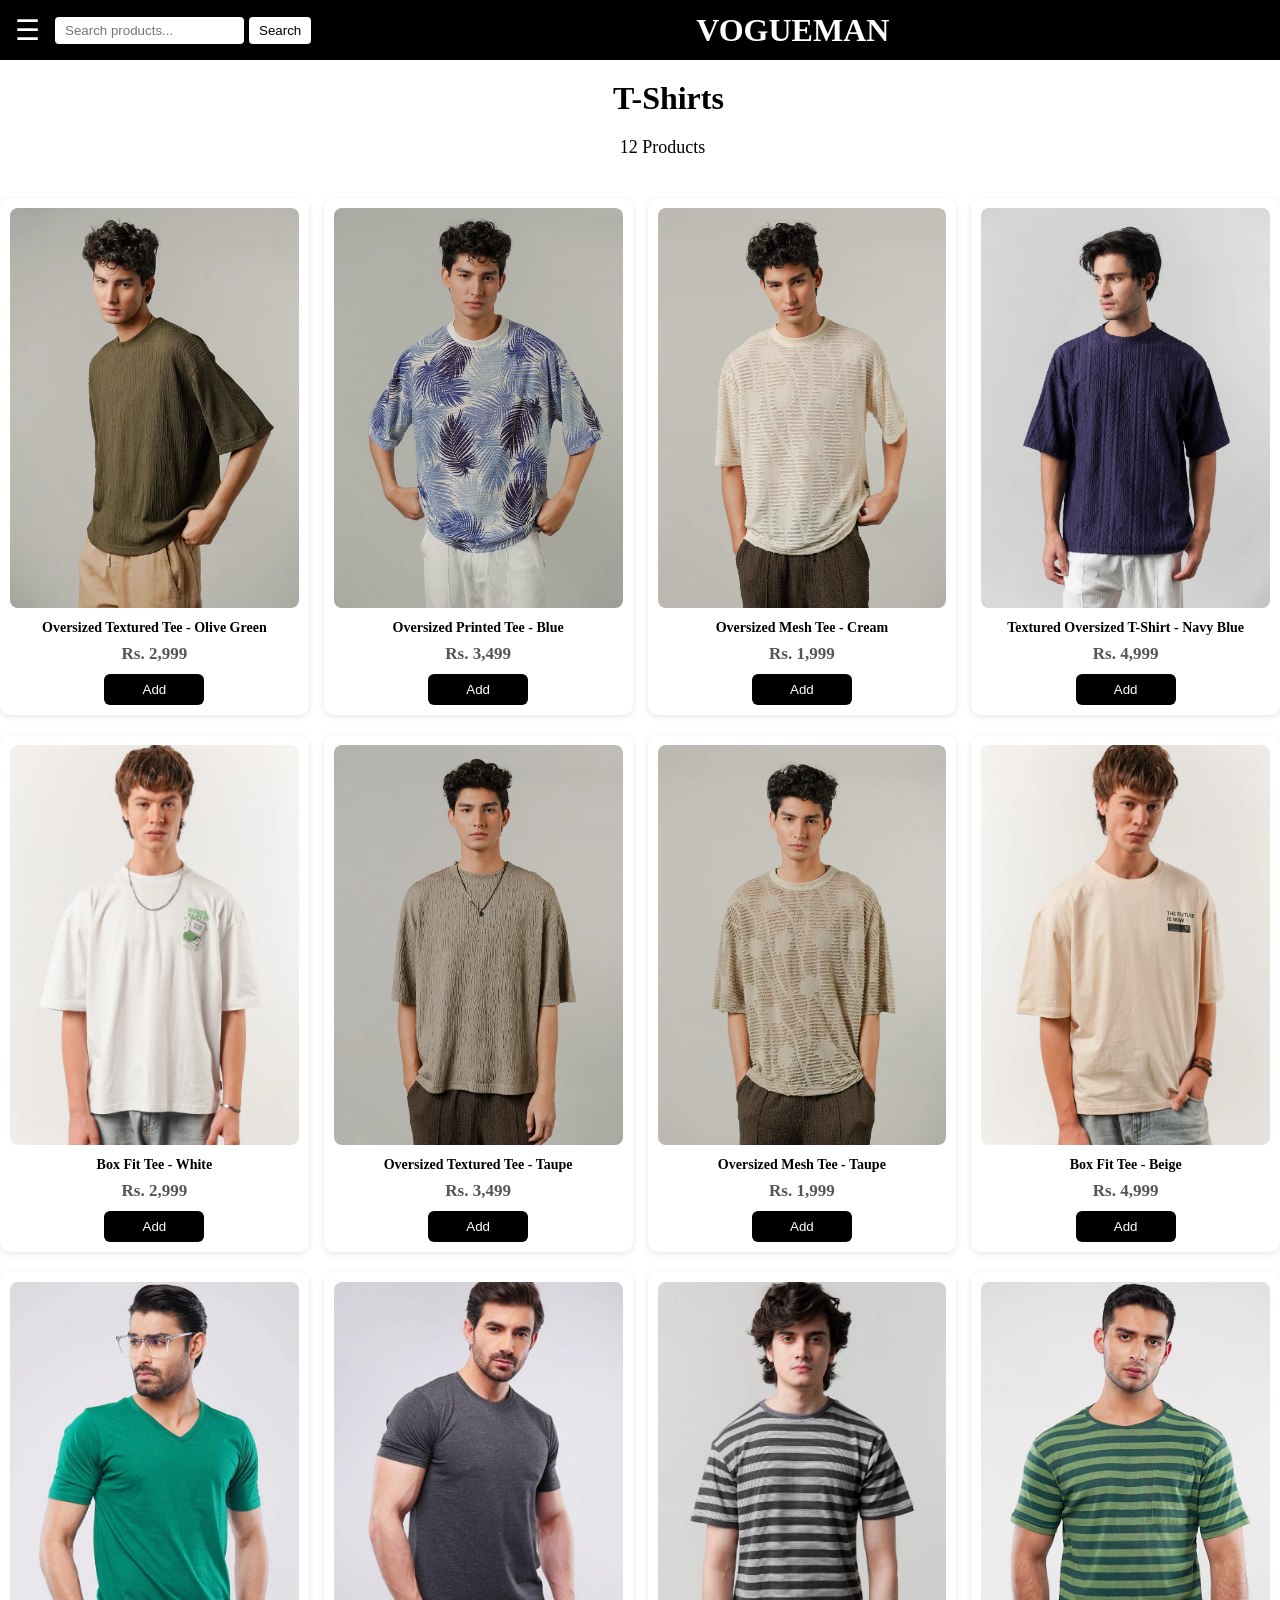
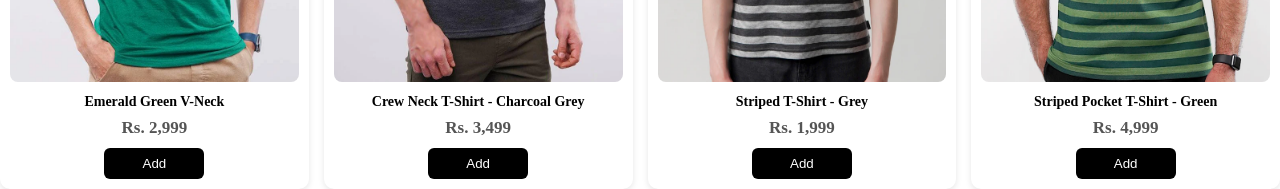
<file: tshirts.html>
<!DOCTYPE html>
<html>
<head>
    <title>Store</title>
    <link rel="stylesheet" href="style.css">
    <link rel="stylesheet" href="nav-style.css">
</head>
<body>

<!-- Topbar -->
<div class="topbar">
    <div class="menu-icon" onclick="toggleMenu()">☰</div>

    <form class="search-box" onsubmit="searchFunction(event)">
        <input type="text" id="searchInput" placeholder="Search products...">
        <button type="submit">Search</button>
    </form>
    <!-- headings -->
    <div class="heading">
    <h1>VOGUEMAN</h1>
</div>
</div>
</div>

<!-- Sidebar -->
<div class="sidebar" id="sidebar">
    <h2>Wardrobe</h2>
    <a href="index.html">Home</a>
    <a href="shirts.html">Shirts</a>
    <a href="polos.html">Collor Polo</a>
    <a href="bottoms.html">Bottom Wear</a>
    <a href="tshirts.html">T-Shirts</a>
    <a href="fragrances.html">Fragrances</a>
    <a href="shoes.html">Foot Wear</a>
</div>

<!-- Overlay -->
<div class="overlay" id="overlay" onclick="toggleMenu()"></div>

<!-- Main Content -->
<div class="main">
    <h1>T-Shirts</h1>
    <p>12 Products</p>
</div>

<div class="cards">

    <div class="card">
        <img src="T-shirts/tshirt img1.webp">
        <h3>Oversized Textured Tee - Olive Green</h3>
        <p>Rs. 2,999</p>
        <button onclick="addToCart('tshirt')">Add</button>
    </div>

    <div class="card">
        <img src="T-shirts/tshirt img2.webp">
        <h3>Oversized Printed Tee - Blue</h3>
        <p>Rs. 3,499</p>
        <button onclick="addToCart('tshirt')">Add</button>
    </div>

    <div class="card">
        <img src="T-shirts/tshirt img3.webp">
        <h3>Oversized Mesh Tee - Cream</h3>
        <p>Rs. 1,999</p>
        <button onclick="addToCart('tshirt')">Add</button>
    </div>

    <div class="card">
        <img src="T-shirts/tshirt img4.webp">
        <h3>Textured Oversized T-Shirt - Navy Blue</h3>
        <p>Rs. 4,999</p>
        <button onclick="addToCart('tshirt')">Add</button>
    </div>

</div>

<div class="cards">

    <div class="card">
        <img src="T-shirts/tshirt img5.webp">
        <h3>Box Fit Tee - White</h3>
        <p>Rs. 2,999</p>
        <button onclick="addToCart('tshirt')">Add</button>
    </div>

    <div class="card">
        <img src="T-shirts/tshirt img6.webp">
        <h3>Oversized Textured Tee - Taupe</h3>
        <p>Rs. 3,499</p>
        <button onclick="addToCart('tshirt')">Add</button>
    </div>

    <div class="card">
        <img src="T-shirts/tshirt img7.webp">
        <h3>Oversized Mesh Tee - Taupe</h3>
        <p>Rs. 1,999</p>
        <button onclick="addToCart('tshirt')">Add</button>
    </div>

    <div class="card">
        <img src="T-shirts/tshirt img8.webp">
        <h3>Box Fit Tee - Beige</h3>
        <p>Rs. 4,999</p>
        <button onclick="addToCart('tshirt')">Add</button>
    </div>

</div>

<div class="cards">

    <div class="card">
        <img src="T-shirts/tshirt img9.webp">
        <h3>Emerald Green V-Neck</h3>
        <p>Rs. 2,999</p>
        <button onclick="addToCart('tshirt')">Add</button>
    </div>

    <div class="card">
        <img src="T-shirts/tshirt img10.webp">
        <h3>Crew Neck T-Shirt - Charcoal Grey</h3>
        <p>Rs. 3,499</p>
        <button onclick="addToCart('tshirt')">Add</button>
    </div>

    <div class="card">
        <img src="T-shirts/tshirt img11.webp">
        <h3>Striped T-Shirt - Grey</h3>
        <p>Rs. 1,999</p>
        <button onclick="addToCart('tshirt')">Add</button>
    </div>

    <div class="card">
        <img src="T-shirts/tshirt img12.webp">
        <h3>Striped Pocket T-Shirt - Green</h3>
        <p>Rs. 4,999</p>
        <button onclick="addToCart('tshirt')">Add</button>
    </div>

</div>

<script src="nav-script.js"></script>
</body>
</html>
</file>
<file: style.css>
*{
    margin: 0;
    padding: 0;
    box-sizing: border-box;
}
.main-header {
    display: flex;
    justify-content: space-between;
    align-items: center;
    padding: 20px 50px;
    background-color: #ffffff;
    border-bottom: none !important;
    position: absolute;
    top: 0;
    left: 0;
    z-index: 100;
    width: 100%;
    background-color: transparent;
    font-family: 'Poppins', sans-serif;
    box-sizing: border-box;
}


.header-left, .header-center, .header-right {
    flex: 1;
    display: flex;
    align-items: center;
    color: white !important;
}


.header-left {
    gap: 20px;
    font-size: 20px;
    cursor: pointer;
    color: white !important;
}

.sidebar{
    position: fixed;
    width: 250vh;
    height: 100vh;
    overflow-y: auto;
    display: flex;
flex-direction: column;
 padding: 20px;
 
}
.header-center {
    justify-content: center;
}

.logo {
    font-size: 26px;
    font-weight: 800;
    color:white !important;
    text-decoration: none;
    letter-spacing: 2px;
}


.header-right {
    justify-content: flex-end; 
    gap: 20px;
    font-size: 20px;
    
}
.about{
    color: white;
    text-decoration: none;
}

.icon {
    text-decoration: none;
    color: #333;
    position: relative;
    color: white !important;
}
.icon2 img{
    width: 25px;
}
.search-icon img{
    width: 25px;
    padding-top: 10px;
    
}

.cart-count {
    background-color: #ff0000;
    color: white;
    font-size: 10px;
    padding: 2px 6px;
    border-radius: 50%;
    position: absolute;
    top: -10px;
    right: -10px;
}
.video-banner {
    position: relative;
    width: 100%;
    height: 100vh; /* Screen ka 85% hissa cover karega */
    overflow: hidden;
    display: flex;
    align-items: center;
    justify-content: center;
}

.video-element {
    position: absolute;
    top: 50%;
    left: 50%;
    min-width: 100%;
    min-height: 100%;
    width: auto;
    height: auto;
    z-index: -1; /* Taake video peeche rahe aur text upar */
    transform: translate(-50%, -50%);
    object-fit: cover; /* Video ko frame mein fit rakhega */
}

/* Video ke upar ka text aur button styling */
.video-content {
    text-align: center;
    color: white;
    z-index: 1;
    font-family: 'Poppins', sans-serif;
    padding-top: 600px;
}

.video-content h1 {
    font-size: 50px;
    font-weight: 800;
    letter-spacing: 5px;
    margin-bottom: 10px;
}

.shop-btn {
    display: inline-block;
    padding: 12px 35px;
    background-color: white;
    color: black;
    text-decoration: none;
    font-weight: bold;
    border-radius: 2px;
    transition: 0.3s;
}

.shop-btn:hover {
    background-color: #002147; /* Navy Blue hover effect */
    color: white;
}
/* Cart Drawer styling */
.cart-drawer {
    position: fixed;
    top: 0;
    right: -400px; /* Shuru mein screen se bahar hoga */
    width: 350px;
    height: 100%;
    background: white;
    z-index: 3000;
    transition: 0.4s ease; /* Smooth sliding effect */
    display: flex;
    flex-direction: column;
    box-shadow: -5px 0 15px rgba(0,0,0,0.1);
}

/* Jab cart khul jaye toh ye class add hogi */
.cart-drawer.open {
    right: 0;
}

.cart-header {
    padding: 20px;
    display: flex;
    justify-content: space-between;
    align-items: center;
    border-bottom: 1px solid #eee;
}

.close-cart {
    font-size: 30px;
    cursor: pointer;
}

.cart-body {
    flex: 1;
    padding: 20px;
    text-align: center;
}

.cart-footer {
    padding: 20px;
    border-top: 1px solid #eee;
}

.checkout-btn {
    width: 100%;
    padding: 15px;
    background: #002147;
    color: white;
    border: none;
    font-weight: bold;
    cursor: pointer;
}

/* Background Overlay */
.cart-overlay {
    position: fixed;
    top: 0;
    left: 0;
    width: 100%;
    height: 100%;
    background: rgba(0,0,0,0.5);
    display: none;
    z-index: 2500;
}

.cart-overlay.show {
    display: block;
}
.main-footer {
    background-color: #f8f8f8; /* Halka grey background jesa Mendeez ka hai */
    padding: 60px 0 20px 0;
    font-family: 'Poppins', sans-serif;
    border-top: 1px solid #ddd;
    margin-top: 50px; /* Taake body content se thoda door rahe */
}

.footer-container {
    max-width: 1200px;
    margin: 0 auto;
    display: grid;
    grid-template-columns: repeat(4, 1fr); /* 4 barabar ke column */
    gap: 30px;
    padding: 0 20px;
}

.footer-col h3 {
    letter-spacing: 3px;
    margin-bottom: 20px;
    color: #002147;
}

.footer-col h4 {
    font-size: 14px;
    letter-spacing: 2px;
    margin-bottom: 20px;
    color: #333;
    text-transform: uppercase;
}

.footer-col p {
    font-size: 14px;
    color: #666;
    line-height: 1.6;
}

.footer-col ul {
    list-style: none;
    padding: 0;
}

.footer-col ul li {
    margin-bottom: 10px;
}

.footer-col ul li a {
    text-decoration: none;
    color: #666;
    font-size: 14px;
    transition: 0.3s;
}

.footer-col ul li a:hover {
    color: #002147;
    padding-left: 5px;
}

/* Newsletter Input */
.newsletter-form {
    display: flex;
    margin-top: 15px;
}

.newsletter-form input {
    padding: 10px;
    border: 1px solid #ddd;
    width: 70%;
    outline: none;
}

.newsletter-form button {
    padding: 10px;
    background-color: #002147;
    color: white;
    border: none;
    cursor: pointer;
    width: 30%;
}

.footer-bottom {
    text-align: center;
    margin-top: 50px;
    padding-top: 20px;
    border-top: 1px solid #eee;
    font-size: 12px;
    color: #999;
}
.big-banner {
    width: 100%;
    height: 500px; /* Aap height apni marzi se set kar sakte hain */
    margin: 60px 0;
    position: relative;
    overflow: hidden;
    display: flex;
    align-items: center;
    justify-content: center;
    background-color: #f4f4f4;
}

.big-banner img {
    width: 100%;
    height: 100%;
    object-fit: cover; /* Is se image stretch nahi hogi, sahi se fit hogi */
    position: absolute;
    top: 0;
    left: 0;
}

.banner-content {
    position: relative;
    z-index: 2;
    text-align: center;
    color: white;
    background: rgba(0, 0, 0, 0.2); /* Image ke upar halka sa dark asar taake text dikhe */
    padding: 40px;
    width: 100%;
    height: 100%;
    display: flex;
    flex-direction: column;
    justify-content: center;
    align-items: center;
}

.banner-content h2 {
    font-size: 48px;
    margin: 0;
    letter-spacing: 4px;
    text-transform: uppercase;
}

.banner-content p {
    font-size: 18px;
    margin: 15px 0;
}

.shop-now-btn {
    padding: 12px 35px;
    background: white;
    color: black;
    text-decoration: none;
    font-weight: bold;
    text-transform: uppercase;
    transition: 0.3s;
}

.shop-now-btn:hover {
    background: var(--gold);
    color: white;
}

/* Pehle wale CSS ke niche ye add karen */
.bottom-wear-banner {
    background-color: #2c2c2c; /* Thora dark theme */
}

.banner-btns {
    display: flex;
    gap: 15px;
    margin-top: 20px;
}

.secondary-btn {
    background: transparent !important;
    border: 2px solid white;
    color: white !important;
}

.secondary-btn:hover {
    background: white !important;
    color: black !important;
}

/* T-Shirt Banner Text Styling */
.banner-content {
    position: relative;
    z-index: 2;
    text-align: center;
    color: white;
    padding: 20px;
    display: flex;
    flex-direction: column; /* Text line by line niche aaye */
    align-items: center;
    justify-content: center;
    padding-top: 100px;
}

.banner-subtitle {
    display: block;
    letter-spacing: 5px;
    font-size: 14px;
    font-weight: 600;
    color: #ffeb3b;
    margin-bottom: 15px; /* Heading se fasla */
    text-transform: uppercase;
}

.banner-title {
    font-size: clamp(32px, 5vw, 56px); /* Mobile pe chota, desktop pe bara */
    font-weight: 900;
    margin: 0 0 20px 0; /* Upar 0, niche 20px gap */
    line-height: 1.1;
    letter-spacing: 2px;
    text-transform: uppercase;
}

.banner-description {
    font-size: 18px;
    line-height: 1.6;
    max-width: 600px;
    margin: 0 auto 35px auto; /* Buttons se 35px ka gap */
    color: #f0f0f0;
}

.banner-btns {
    display: flex;
    gap: 15px; /* Dono buttons ke beech gap */
    justify-content: center;
    padding-top: 80px;
}

/* Button Touch-up */
.shop-now-btn {
    padding: 14px 30px;
    font-size: 13px;
    letter-spacing: 1px;
    text-decoration: none;
    font-weight: 700;
    transition: 0.3s ease;
}

/* Fragrance Banner Specific Styling */
.fragrance-banner {
    background: linear-gradient(rgba(0,0,0,0.4), rgba(0,0,0,0.4)); /* Image ke upar halki depth */
    margin-top: 100px;
}

.fragrance-banner img {
    filter: brightness(0.7); /* Perfume ki image ko thora dark aur moody dikhane ke liye */
}

.fragrance-btn {
    background: #d4af37 !important; /* Gold color for luxury feel */
    color: white !important;
}

.fragrance-btn:hover {
    background: white !important;
    color: black !important;
    transform: translateY(-3px); /* Chota sa lift effect */
}

/* Subtitle animation (optional) */
.fragrance-banner .banner-subtitle {
    animation: fadeInDown 1s ease;
}

/* Footwear Banner Specific Styling */
.footwear-banner {
    background-color: #0f172a;
    margin-top: 80px;
    border-bottom: 5px solid #60a5fa; /* Blue accent line for a sporty/clean feel */
}

.footwear-banner .banner-subtitle {
    letter-spacing: 4px;
    font-weight: 700;
}

.footwear-btn {
    background: #60a5fa !important; /* Premium Blue shade */
    color: white !important;
    border: none;
}

.footwear-btn:hover {
    background: white !important;
    color: #0f172a !important;
    box-shadow: 0 10px 20px rgba(96, 165, 250, 0.3);
}

/* Text shadow for better visibility on footwear images */
.footwear-banner .banner-title {
    text-shadow: 0 4px 15px rgba(0,0,0,0.6);
}

/* Sidebar ka shuruati design (Screen se bahar) */
.sidebar {
    position: fixed;
    top: 0;
    left: -300px; /* Ye menu ko left side par chhupa deta hai */
    width: 300px;
    height: 100%;
    background: #000;
    color: #fff;
    transition: 0.5s; /* Smooth nikalne ke liye */
    z-index: 1000;
}

/* Jab JS 'active' class lagaye toh menu bahar aa jaye */
.sidebar.active {
    left: 0;
}

/* Background overlay */
.overlay {
    display: none;
    position: fixed;
    top: 0;
    left: 0;
    width: 100%;
    height: 100%;
    background: rgba(0,0,0,0.5);
    z-index: 999;
}

.overlay.active {
    display: block;
}

.social-links{
    display: flex;
    flex-direction: column;
    gap: 30px;
    padding: 10px;
    
    
}
.social-links a{
    color:rgb(9, 9, 9);
    text-decoration: none;
    
}
</file>
<file: nav-style.css>
.topbar {
    width: 100%;
    height: 60px;
    background: black;
    display: flex;
    align-items: center;
    padding: 0 15px;
    gap: 15px;
}



/* Menu Icon */
.menu-icon {
    font-size: 28px;
    color: white;
    cursor: pointer;
}

/* Search Box */
.search-box {
    display: flex;
}

.search-box input {
    padding: 6px 10px;
    border: none;
    border-radius: 4px;
}

.search-box button {
    padding: 6px 10px;
    border: none;
    background: white;
    margin-left: 5px;
    cursor: pointer;
    border-radius: 4px;
}

/* Sidebar */
.sidebar {
  width: 250px;
    height: 100%;
    background: #111;
    color: white;
    position: fixed;
    top: 0;
    left: -250px;
    transition: 0.3s;
    padding: 20px;
    font-size: larger;
    font-weight: bold;

/* Jab click ho toh bahar aaye */
.sidebar.active {
    left: 0 !important;
}
}
.sidebar h2{
    text-decoration: underline;
}
.sidebar a {
    display: block;
    color: white;
    padding: 10px;
    text-decoration: none;
    padding-top: 15px;
}

.sidebar a:hover {
    background: #444;
}

.sidebar.active {
    left: 0;
}

.overlay {
    position: fixed;
    width: 100%;
    height: 100%;
    display: none;
    background: rgba(0,0,0,0.5);
    top: 0;
    left: 0;
    display: none;
    z-index: 999;   /* 👈 LOWER */
}
   .overlay.active {
    display: block !important;
} 
/* Sidebar always above */
.sidebar {
    z-index: 1000;  /* 👈 HIGHER */
}

/* Main */
.main {
    padding: 20px;
    text-align: center;
}
.main h1{
    padding-left: 57px;
}
.main p{
padding-left: 45px;
padding-top: 20px;
font-size: large;
color: black;
}
/* Cards grid */
.cards {
    display: grid;
    grid-template-columns: repeat(auto-fit, minmax(160px, 1fr));
    gap: 15px;
    margin-top: 20px;
}
.cards button{
    width: 100px;
}
.cards p{
    font-size: 17px;
    font-weight: bold;
}
/* Single card */
.card {
    background: white;
    padding: 10px;
    border-radius: 10px;
    text-align: center;
    transition: 0.3s;
    box-shadow: 0 2px 6px rgba(0,0,0,0.1);
}

/* Small hover effect */
.card:hover {
    transform: translateY(-5px);
}

/* Image */
.card img {
    width: 100%;
    height: 400px;
    object-fit: cover;
    border-radius: 8px;
}

/* Text */
.card h3 {
    font-size: 14px;
    margin: 8px 0;
}

.card p {
    color: #555;
    margin-bottom: 10px;
}

/* Button */
.card button {
    padding: 8px 16px;
    border: none;
    background: black;
    color: white;
    border-radius: 6px;
    cursor: pointer;
}

.card button:hover {
    background: #333;
}
.heading {
    color: white;
    text-align: center;
    align-items: center;
    text-decoration: none;
    padding-left: 370px;
}
</file>
